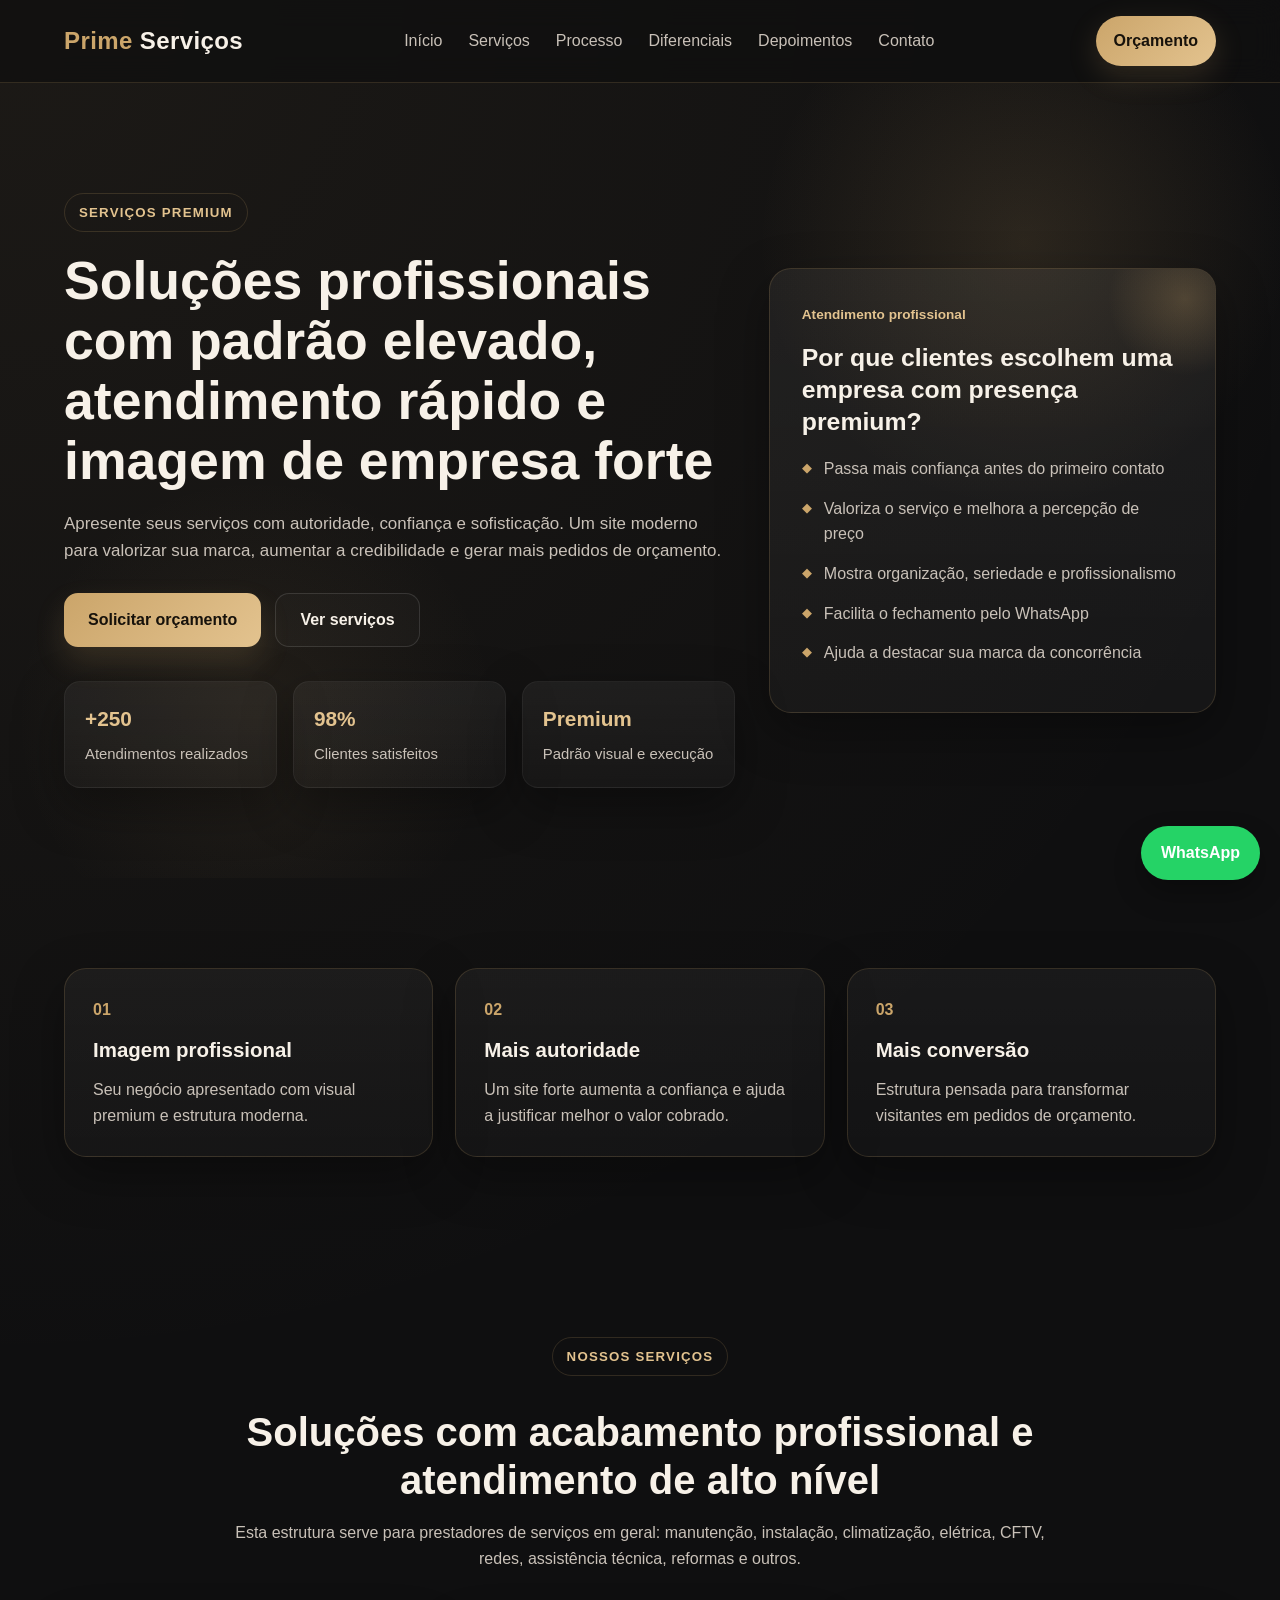
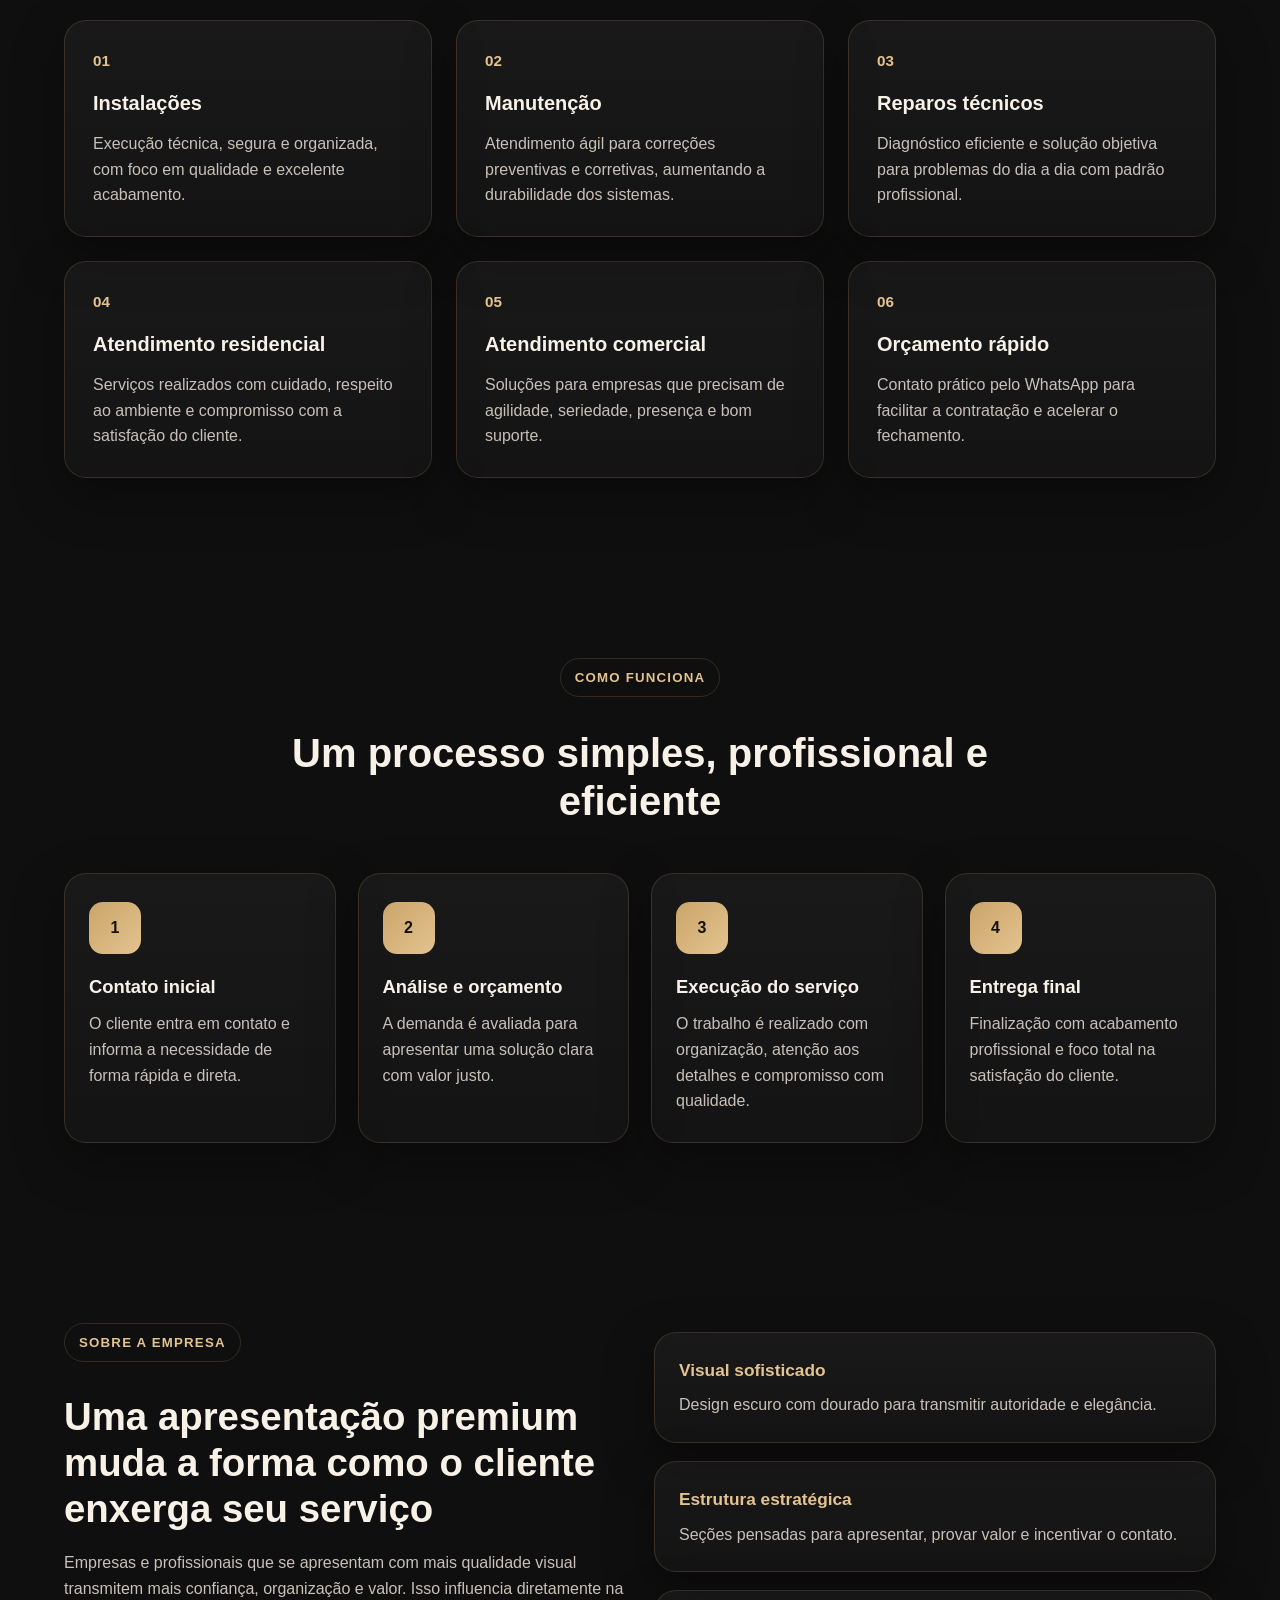
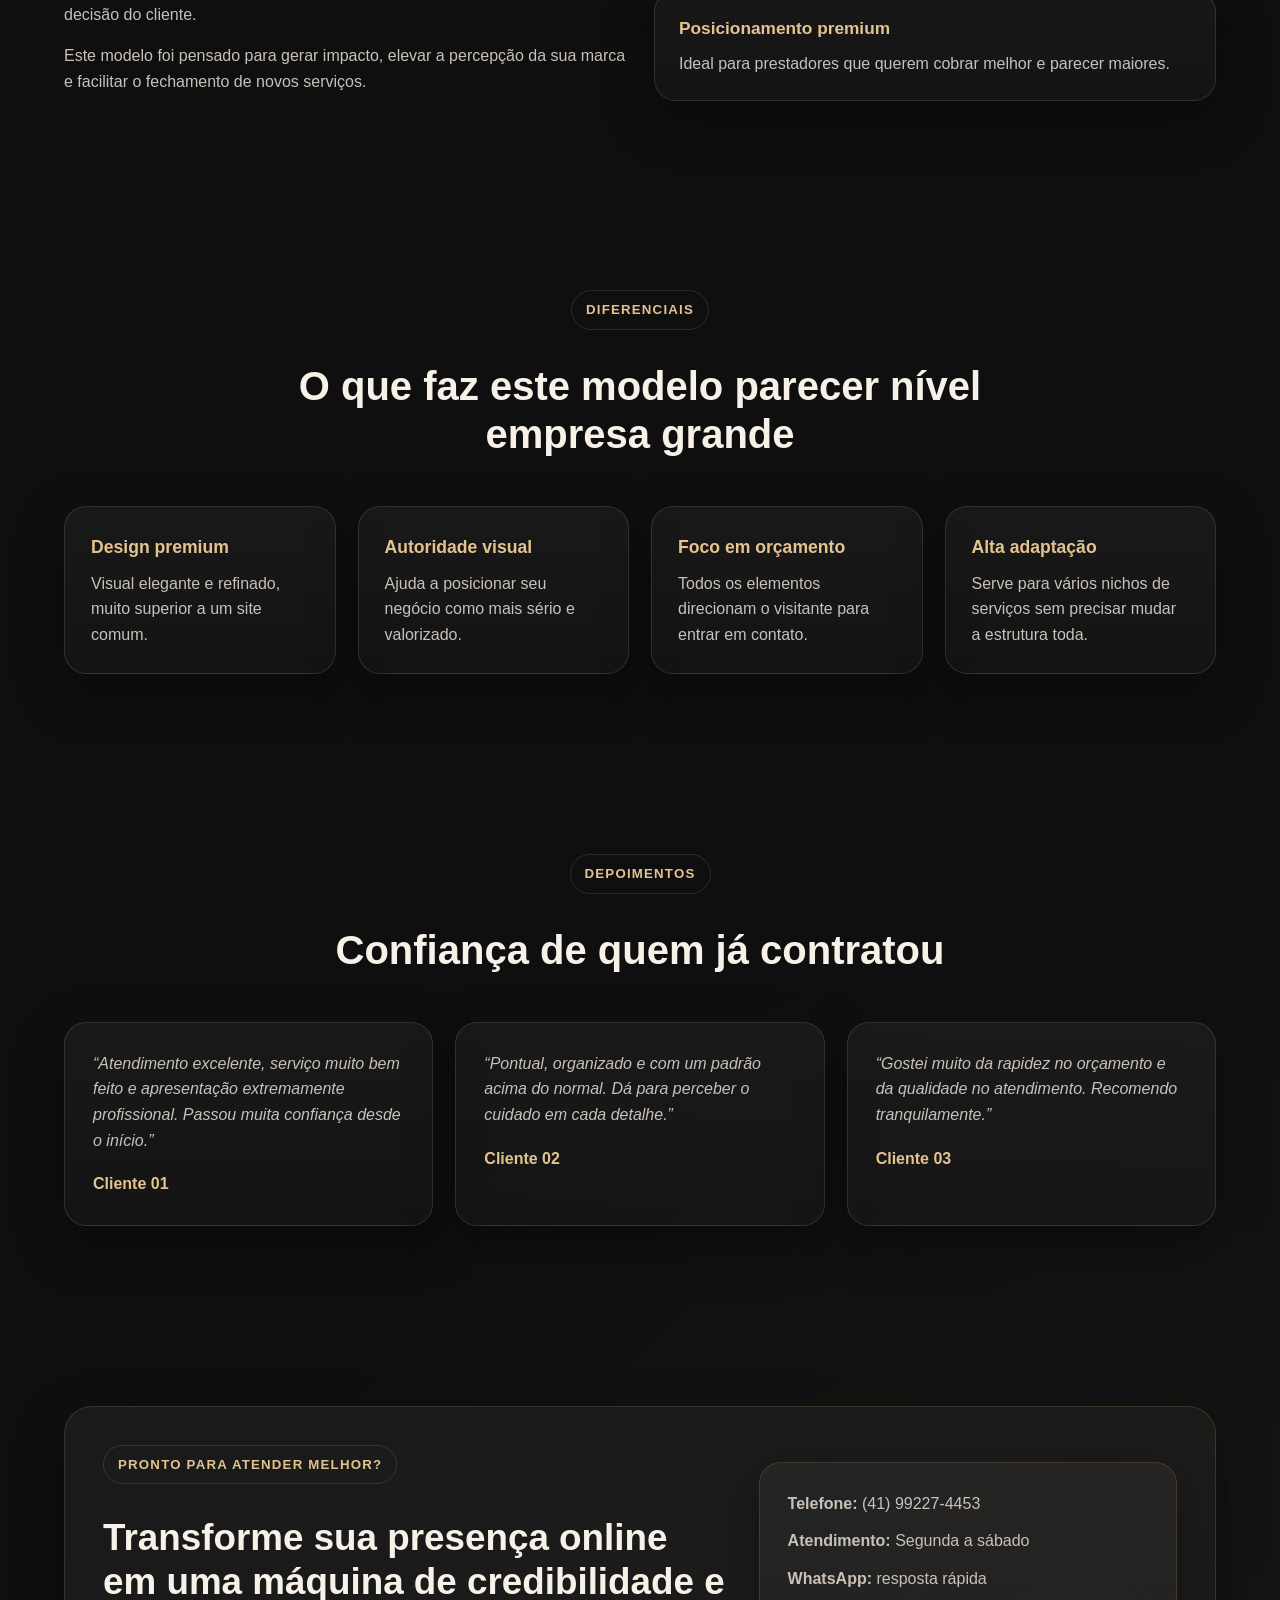
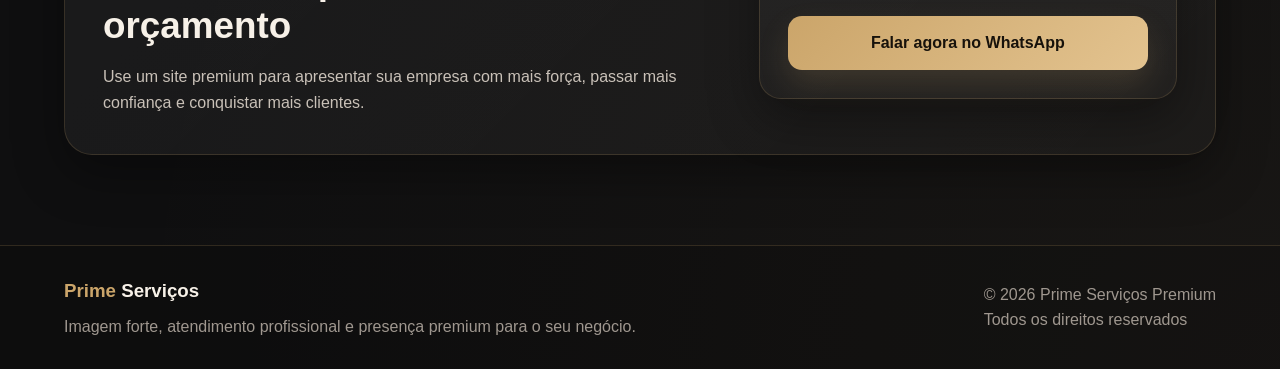
<file: servicos/index.html>
<!DOCTYPE html>
<html lang="pt-BR">
<head>
  <meta charset="UTF-8">
  <meta name="viewport" content="width=device-width, initial-scale=1.0">
  <title>Prime Serviços Premium</title>
  <meta name="description" content="Empresa de serviços premium com atendimento profissional, agilidade, qualidade e confiança. Solicite seu orçamento pelo WhatsApp.">
  <link rel="stylesheet" href="style.css">
</head>
<body>

  <header class="header">
    <div class="container nav">
      <a href="#inicio" class="logo">
        <span>Prime</span> Serviços
      </a>

      <nav>
        <ul class="menu">
          <li><a href="#inicio">Início</a></li>
          <li><a href="#servicos">Serviços</a></li>
          <li><a href="#processo">Processo</a></li>
          <li><a href="#diferenciais">Diferenciais</a></li>
          <li><a href="#depoimentos">Depoimentos</a></li>
          <li><a href="#contato">Contato</a></li>
        </ul>
      </nav>

      <a class="nav-btn" href="https://wa.me/5541992274453?text=Olá,%20quero%20solicitar%20um%20orçamento." target="_blank">
        Orçamento
      </a>
    </div>
  </header>

  <main>
    <section class="hero" id="inicio">
      <div class="hero-bg"></div>
      <div class="container hero-grid">
        <div class="hero-text">
          <span class="section-tag">SERVIÇOS PREMIUM</span>
          <h1>
            Soluções profissionais com padrão elevado, atendimento rápido e imagem de empresa forte
          </h1>
          <p>
            Apresente seus serviços com autoridade, confiança e sofisticação. Um site moderno para valorizar sua marca, aumentar a credibilidade e gerar mais pedidos de orçamento.
          </p>

          <div class="hero-actions">
            <a href="https://wa.me/5541992274453?text=Olá,%20quero%20solicitar%20um%20orçamento." target="_blank" class="btn btn-primary">
              Solicitar orçamento
            </a>
            <a href="#servicos" class="btn btn-outline">
              Ver serviços
            </a>
          </div>

          <div class="hero-metrics">
            <div class="metric-card">
              <strong>+250</strong>
              <span>Atendimentos realizados</span>
            </div>
            <div class="metric-card">
              <strong>98%</strong>
              <span>Clientes satisfeitos</span>
            </div>
            <div class="metric-card">
              <strong>Premium</strong>
              <span>Padrão visual e execução</span>
            </div>
          </div>
        </div>

        <div class="hero-panel">
          <div class="panel-badge">Atendimento profissional</div>
          <h3>Por que clientes escolhem uma empresa com presença premium?</h3>
          <ul>
            <li>Passa mais confiança antes do primeiro contato</li>
            <li>Valoriza o serviço e melhora a percepção de preço</li>
            <li>Mostra organização, seriedade e profissionalismo</li>
            <li>Facilita o fechamento pelo WhatsApp</li>
            <li>Ajuda a destacar sua marca da concorrência</li>
          </ul>
        </div>
      </div>
    </section>

    <section class="stats">
      <div class="container stats-grid">
        <div class="stat-box">
          <span>01</span>
          <strong>Imagem profissional</strong>
          <p>Seu negócio apresentado com visual premium e estrutura moderna.</p>
        </div>
        <div class="stat-box">
          <span>02</span>
          <strong>Mais autoridade</strong>
          <p>Um site forte aumenta a confiança e ajuda a justificar melhor o valor cobrado.</p>
        </div>
        <div class="stat-box">
          <span>03</span>
          <strong>Mais conversão</strong>
          <p>Estrutura pensada para transformar visitantes em pedidos de orçamento.</p>
        </div>
      </div>
    </section>

    <section class="services" id="servicos">
      <div class="container">
        <div class="section-header">
          <span class="section-tag">NOSSOS SERVIÇOS</span>
          <h2>Soluções com acabamento profissional e atendimento de alto nível</h2>
          <p>
            Esta estrutura serve para prestadores de serviços em geral: manutenção, instalação, climatização, elétrica, CFTV, redes, assistência técnica, reformas e outros.
          </p>
        </div>

        <div class="services-grid">
          <article class="service-card">
            <div class="service-top">
              <span class="service-number">01</span>
            </div>
            <h3>Instalações</h3>
            <p>Execução técnica, segura e organizada, com foco em qualidade e excelente acabamento.</p>
          </article>

          <article class="service-card">
            <div class="service-top">
              <span class="service-number">02</span>
            </div>
            <h3>Manutenção</h3>
            <p>Atendimento ágil para correções preventivas e corretivas, aumentando a durabilidade dos sistemas.</p>
          </article>

          <article class="service-card">
            <div class="service-top">
              <span class="service-number">03</span>
            </div>
            <h3>Reparos técnicos</h3>
            <p>Diagnóstico eficiente e solução objetiva para problemas do dia a dia com padrão profissional.</p>
          </article>

          <article class="service-card">
            <div class="service-top">
              <span class="service-number">04</span>
            </div>
            <h3>Atendimento residencial</h3>
            <p>Serviços realizados com cuidado, respeito ao ambiente e compromisso com a satisfação do cliente.</p>
          </article>

          <article class="service-card">
            <div class="service-top">
              <span class="service-number">05</span>
            </div>
            <h3>Atendimento comercial</h3>
            <p>Soluções para empresas que precisam de agilidade, seriedade, presença e bom suporte.</p>
          </article>

          <article class="service-card">
            <div class="service-top">
              <span class="service-number">06</span>
            </div>
            <h3>Orçamento rápido</h3>
            <p>Contato prático pelo WhatsApp para facilitar a contratação e acelerar o fechamento.</p>
          </article>
        </div>
      </div>
    </section>

    <section class="process" id="processo">
      <div class="container">
        <div class="section-header">
          <span class="section-tag">COMO FUNCIONA</span>
          <h2>Um processo simples, profissional e eficiente</h2>
        </div>

        <div class="process-grid">
          <div class="process-card">
            <div class="process-step">1</div>
            <h3>Contato inicial</h3>
            <p>O cliente entra em contato e informa a necessidade de forma rápida e direta.</p>
          </div>

          <div class="process-card">
            <div class="process-step">2</div>
            <h3>Análise e orçamento</h3>
            <p>A demanda é avaliada para apresentar uma solução clara com valor justo.</p>
          </div>

          <div class="process-card">
            <div class="process-step">3</div>
            <h3>Execução do serviço</h3>
            <p>O trabalho é realizado com organização, atenção aos detalhes e compromisso com qualidade.</p>
          </div>

          <div class="process-card">
            <div class="process-step">4</div>
            <h3>Entrega final</h3>
            <p>Finalização com acabamento profissional e foco total na satisfação do cliente.</p>
          </div>
        </div>
      </div>
    </section>

    <section class="about">
      <div class="container about-grid">
        <div class="about-left">
          <span class="section-tag">SOBRE A EMPRESA</span>
          <h2>Uma apresentação premium muda a forma como o cliente enxerga seu serviço</h2>
          <p>
            Empresas e profissionais que se apresentam com mais qualidade visual transmitem mais confiança, organização e valor. Isso influencia diretamente na decisão do cliente.
          </p>
          <p>
            Este modelo foi pensado para gerar impacto, elevar a percepção da sua marca e facilitar o fechamento de novos serviços.
          </p>
        </div>

        <div class="about-right">
          <div class="about-item">
            <strong>Visual sofisticado</strong>
            <p>Design escuro com dourado para transmitir autoridade e elegância.</p>
          </div>
          <div class="about-item">
            <strong>Estrutura estratégica</strong>
            <p>Seções pensadas para apresentar, provar valor e incentivar o contato.</p>
          </div>
          <div class="about-item">
            <strong>Posicionamento premium</strong>
            <p>Ideal para prestadores que querem cobrar melhor e parecer maiores.</p>
          </div>
        </div>
      </div>
    </section>

    <section class="features" id="diferenciais">
      <div class="container">
        <div class="section-header">
          <span class="section-tag">DIFERENCIAIS</span>
          <h2>O que faz este modelo parecer nível empresa grande</h2>
        </div>

        <div class="features-grid">
          <div class="feature-card">
            <h3>Design premium</h3>
            <p>Visual elegante e refinado, muito superior a um site comum.</p>
          </div>

          <div class="feature-card">
            <h3>Autoridade visual</h3>
            <p>Ajuda a posicionar seu negócio como mais sério e valorizado.</p>
          </div>

          <div class="feature-card">
            <h3>Foco em orçamento</h3>
            <p>Todos os elementos direcionam o visitante para entrar em contato.</p>
          </div>

          <div class="feature-card">
            <h3>Alta adaptação</h3>
            <p>Serve para vários nichos de serviços sem precisar mudar a estrutura toda.</p>
          </div>
        </div>
      </div>
    </section>

    <section class="testimonials" id="depoimentos">
      <div class="container">
        <div class="section-header">
          <span class="section-tag">DEPOIMENTOS</span>
          <h2>Confiança de quem já contratou</h2>
        </div>

        <div class="testimonials-grid">
          <div class="testimonial-card">
            <p>
              “Atendimento excelente, serviço muito bem feito e apresentação extremamente profissional. Passou muita confiança desde o início.”
            </p>
            <strong>Cliente 01</strong>
          </div>

          <div class="testimonial-card">
            <p>
              “Pontual, organizado e com um padrão acima do normal. Dá para perceber o cuidado em cada detalhe.”
            </p>
            <strong>Cliente 02</strong>
          </div>

          <div class="testimonial-card">
            <p>
              “Gostei muito da rapidez no orçamento e da qualidade no atendimento. Recomendo tranquilamente.”
            </p>
            <strong>Cliente 03</strong>
          </div>
        </div>
      </div>
    </section>

    <section class="cta" id="contato">
      <div class="container cta-box">
        <div class="cta-text">
          <span class="section-tag">PRONTO PARA ATENDER MELHOR?</span>
          <h2>Transforme sua presença online em uma máquina de credibilidade e orçamento</h2>
          <p>
            Use um site premium para apresentar sua empresa com mais força, passar mais confiança e conquistar mais clientes.
          </p>
        </div>

        <div class="cta-card">
          <p><strong>Telefone:</strong> (41) 99227-4453</p>
          <p><strong>Atendimento:</strong> Segunda a sábado</p>
          <p><strong>WhatsApp:</strong> resposta rápida</p>
          <a href="https://wa.me/5541992274453?text=Olá,%20quero%20solicitar%20um%20orçamento." target="_blank" class="btn btn-primary">
            Falar agora no WhatsApp
          </a>
        </div>
      </div>
    </section>
  </main>

  <footer class="footer">
    <div class="container footer-content">
      <div>
        <h3><span>Prime</span> Serviços</h3>
        <p>Imagem forte, atendimento profissional e presença premium para o seu negócio.</p>
      </div>
      <div>
        <p>© 2026 Prime Serviços Premium</p>
        <p>Todos os direitos reservados</p>
      </div>
    </div>
  </footer>

  <a class="whatsapp-fixed" href="https://wa.me/5541992274453?text=Olá,%20quero%20solicitar%20um%20orçamento." target="_blank">
    WhatsApp
  </a>

</body>
</html>
</file>
<file: servicos/style.css>
:root {
  --bg: #0f0f10;
  --bg-soft: #171718;
  --bg-card: rgba(255, 255, 255, 0.04);
  --bg-card-strong: #181818;
  --text: #f7f1e8;
  --text-soft: #c9c1b8;
  --text-muted: #9f978f;
  --gold: #cba56a;
  --gold-light: #e3c38f;
  --line: rgba(203, 165, 106, 0.18);
  --shadow: 0 18px 50px rgba(0, 0, 0, 0.35);
  --radius: 22px;
  --radius-sm: 16px;
  --transition: 0.35s ease;
}

* {
  margin: 0;
  padding: 0;
  box-sizing: border-box;
}

html {
  scroll-behavior: smooth;
}

body {
  font-family: "Segoe UI", Arial, sans-serif;
  background:
    radial-gradient(circle at top left, rgba(203, 165, 106, 0.07), transparent 26%),
    radial-gradient(circle at bottom right, rgba(203, 165, 106, 0.05), transparent 22%),
    var(--bg);
  color: var(--text);
  line-height: 1.6;
  overflow-x: hidden;
}

a {
  text-decoration: none;
}

.container {
  width: min(1180px, 90%);
  margin: 0 auto;
}

.header {
  position: sticky;
  top: 0;
  z-index: 1000;
  background: rgba(15, 15, 16, 0.74);
  backdrop-filter: blur(14px);
  border-bottom: 1px solid var(--line);
}

.nav {
  min-height: 82px;
  display: flex;
  align-items: center;
  justify-content: space-between;
  gap: 24px;
}

.logo {
  color: var(--text);
  font-size: 1.5rem;
  font-weight: 700;
  letter-spacing: 0.4px;
}

.logo span {
  color: var(--gold);
}

.menu {
  display: flex;
  align-items: center;
  gap: 26px;
  list-style: none;
}

.menu a {
  color: var(--text-soft);
  font-weight: 500;
  transition: var(--transition);
  position: relative;
}

.menu a:hover {
  color: var(--gold-light);
}

.nav-btn {
  padding: 12px 18px;
  border-radius: 999px;
  background: linear-gradient(135deg, var(--gold), var(--gold-light));
  color: #17120b;
  font-weight: 700;
  box-shadow: 0 10px 30px rgba(203, 165, 106, 0.18);
}

.hero {
  position: relative;
  padding: 110px 0 90px;
}

.hero-bg {
  position: absolute;
  inset: 0;
  background:
    radial-gradient(circle at 80% 20%, rgba(203, 165, 106, 0.14), transparent 22%),
    radial-gradient(circle at 20% 80%, rgba(203, 165, 106, 0.08), transparent 20%);
  pointer-events: none;
}

.hero-grid {
  position: relative;
  z-index: 2;
  display: grid;
  grid-template-columns: 1.2fr 0.8fr;
  gap: 34px;
  align-items: center;
}

.section-tag {
  display: inline-flex;
  align-items: center;
  gap: 8px;
  padding: 8px 14px;
  border: 1px solid var(--line);
  border-radius: 999px;
  color: var(--gold-light);
  font-size: 0.83rem;
  letter-spacing: 1.2px;
  font-weight: 700;
  margin-bottom: 18px;
}

.hero-text h1 {
  font-size: 3.35rem;
  line-height: 1.12;
  margin-bottom: 20px;
  max-width: 760px;
}

.hero-text p {
  font-size: 1.06rem;
  color: var(--text-soft);
  max-width: 700px;
  margin-bottom: 28px;
}

.hero-actions {
  display: flex;
  flex-wrap: wrap;
  gap: 14px;
  margin-bottom: 34px;
}

.btn {
  display: inline-flex;
  align-items: center;
  justify-content: center;
  min-height: 54px;
  padding: 0 24px;
  border-radius: 14px;
  font-weight: 700;
  transition: var(--transition);
}

.btn-primary {
  background: linear-gradient(135deg, var(--gold), var(--gold-light));
  color: #17120b;
  box-shadow: 0 14px 30px rgba(203, 165, 106, 0.16);
}

.btn-primary:hover {
  transform: translateY(-2px);
}

.btn-outline {
  border: 1px solid rgba(255, 255, 255, 0.12);
  color: var(--text);
  background: rgba(255, 255, 255, 0.02);
}

.btn-outline:hover {
  border-color: var(--gold);
  color: var(--gold-light);
}

.hero-metrics {
  display: grid;
  grid-template-columns: repeat(3, 1fr);
  gap: 16px;
}

.metric-card {
  background: linear-gradient(180deg, rgba(255,255,255,0.05), rgba(255,255,255,0.025));
  border: 1px solid rgba(255, 255, 255, 0.05);
  border-radius: var(--radius-sm);
  padding: 20px;
  box-shadow: var(--shadow);
}

.metric-card strong {
  display: block;
  color: var(--gold-light);
  font-size: 1.3rem;
  margin-bottom: 6px;
}

.metric-card span {
  color: var(--text-soft);
  font-size: 0.93rem;
}

.hero-panel {
  padding: 32px;
  border-radius: var(--radius);
  background:
    linear-gradient(180deg, rgba(255,255,255,0.06), rgba(255,255,255,0.03));
  border: 1px solid var(--line);
  box-shadow: var(--shadow);
  position: relative;
  overflow: hidden;
}

.hero-panel::before {
  content: "";
  position: absolute;
  width: 180px;
  height: 180px;
  top: -60px;
  right: -60px;
  background: radial-gradient(circle, rgba(203,165,106,0.25), transparent 60%);
}

.panel-badge {
  display: inline-block;
  margin-bottom: 16px;
  color: var(--gold-light);
  font-size: 0.85rem;
  font-weight: 700;
}

.hero-panel h3 {
  font-size: 1.55rem;
  line-height: 1.3;
  margin-bottom: 18px;
}

.hero-panel ul {
  list-style: none;
}

.hero-panel li {
  position: relative;
  padding-left: 22px;
  margin-bottom: 14px;
  color: var(--text-soft);
}

.hero-panel li::before {
  content: "◆";
  position: absolute;
  left: 0;
  color: var(--gold);
  font-size: 0.8rem;
  top: 2px;
}

.stats,
.services,
.process,
.about,
.features,
.testimonials,
.cta {
  padding: 90px 0;
}

.stats-grid {
  display: grid;
  grid-template-columns: repeat(3, 1fr);
  gap: 22px;
}

.stat-box,
.service-card,
.process-card,
.about-item,
.feature-card,
.testimonial-card,
.cta-card {
  background: linear-gradient(180deg, rgba(255,255,255,0.045), rgba(255,255,255,0.025));
  border: 1px solid var(--line);
  border-radius: var(--radius);
  box-shadow: var(--shadow);
}

.stat-box {
  padding: 28px;
}

.stat-box span {
  display: inline-block;
  color: var(--gold);
  font-weight: 700;
  margin-bottom: 12px;
}

.stat-box strong {
  display: block;
  font-size: 1.28rem;
  margin-bottom: 10px;
}

.stat-box p {
  color: var(--text-soft);
}

.section-header {
  max-width: 840px;
  text-align: center;
  margin: 0 auto 48px;
}

.section-header h2 {
  font-size: 2.5rem;
  line-height: 1.2;
  margin: 14px 0 16px;
}

.section-header p {
  color: var(--text-soft);
}

.services-grid {
  display: grid;
  grid-template-columns: repeat(3, 1fr);
  gap: 24px;
}

.service-card {
  padding: 28px;
  transition: var(--transition);
}

.service-card:hover,
.process-card:hover,
.feature-card:hover,
.testimonial-card:hover {
  transform: translateY(-7px);
  border-color: rgba(203, 165, 106, 0.4);
}

.service-top {
  display: flex;
  justify-content: space-between;
  align-items: center;
  margin-bottom: 14px;
}

.service-number {
  color: var(--gold-light);
  font-weight: 700;
  font-size: 0.95rem;
}

.service-card h3 {
  font-size: 1.25rem;
  margin-bottom: 12px;
}

.service-card p {
  color: var(--text-soft);
}

.process-grid {
  display: grid;
  grid-template-columns: repeat(4, 1fr);
  gap: 22px;
}

.process-card {
  padding: 28px 24px;
  text-align: left;
  transition: var(--transition);
}

.process-step {
  width: 52px;
  height: 52px;
  display: grid;
  place-items: center;
  border-radius: 14px;
  background: linear-gradient(135deg, var(--gold), var(--gold-light));
  color: #15110b;
  font-weight: 800;
  margin-bottom: 18px;
}

.process-card h3 {
  margin-bottom: 10px;
  font-size: 1.15rem;
}

.process-card p {
  color: var(--text-soft);
}

.about-grid {
  display: grid;
  grid-template-columns: 1fr 1fr;
  gap: 28px;
  align-items: center;
}

.about-left h2 {
  font-size: 2.4rem;
  line-height: 1.2;
  margin: 14px 0 18px;
}

.about-left p {
  color: var(--text-soft);
  margin-bottom: 16px;
}

.about-right {
  display: grid;
  gap: 18px;
}

.about-item {
  padding: 24px;
}

.about-item strong {
  display: block;
  margin-bottom: 8px;
  color: var(--gold-light);
  font-size: 1.08rem;
}

.about-item p {
  color: var(--text-soft);
}

.features-grid {
  display: grid;
  grid-template-columns: repeat(4, 1fr);
  gap: 22px;
}

.feature-card {
  padding: 26px;
  transition: var(--transition);
}

.feature-card h3 {
  font-size: 1.1rem;
  margin-bottom: 10px;
  color: var(--gold-light);
}

.feature-card p {
  color: var(--text-soft);
}

.testimonials-grid {
  display: grid;
  grid-template-columns: repeat(3, 1fr);
  gap: 22px;
}

.testimonial-card {
  padding: 28px;
  transition: var(--transition);
}

.testimonial-card p {
  color: var(--text-soft);
  margin-bottom: 18px;
  font-style: italic;
}

.testimonial-card strong {
  color: var(--gold-light);
}

.cta-box {
  display: grid;
  grid-template-columns: 1.2fr 0.8fr;
  gap: 28px;
  align-items: center;
  padding: 38px;
  border-radius: 28px;
  border: 1px solid var(--line);
  background:
    linear-gradient(135deg, rgba(255,255,255,0.05), rgba(255,255,255,0.03));
  box-shadow: var(--shadow);
}

.cta-text h2 {
  font-size: 2.3rem;
  line-height: 1.2;
  margin: 14px 0 16px;
}

.cta-text p {
  color: var(--text-soft);
}

.cta-card {
  padding: 28px;
}

.cta-card p {
  color: var(--text-soft);
  margin-bottom: 12px;
}

.cta-card .btn {
  margin-top: 12px;
  width: 100%;
}

.footer {
  border-top: 1px solid var(--line);
  padding: 30px 0;
  background: rgba(0, 0, 0, 0.16);
}

.footer-content {
  display: flex;
  justify-content: space-between;
  gap: 24px;
  align-items: center;
}

.footer h3 {
  margin-bottom: 8px;
}

.footer h3 span {
  color: var(--gold);
}

.footer p {
  color: var(--text-muted);
}

.whatsapp-fixed {
  position: fixed;
  right: 20px;
  bottom: 20px;
  background: #25d366;
  color: white;
  font-weight: 700;
  padding: 14px 20px;
  border-radius: 999px;
  box-shadow: 0 14px 28px rgba(0, 0, 0, 0.28);
  z-index: 999;
}

.whatsapp-fixed:hover {
  transform: translateY(-2px);
}

@media (max-width: 1100px) {
  .hero-grid,
  .about-grid,
  .cta-box,
  .services-grid,
  .testimonials-grid,
  .features-grid,
  .process-grid,
  .stats-grid {
    grid-template-columns: 1fr 1fr;
  }

  .hero-metrics {
    grid-template-columns: 1fr;
  }

  .nav {
    flex-wrap: wrap;
    justify-content: center;
  }
}

@media (max-width: 768px) {
  .menu {
    flex-wrap: wrap;
    justify-content: center;
    gap: 14px;
  }

  .hero,
  .stats,
  .services,
  .process,
  .about,
  .features,
  .testimonials,
  .cta {
    padding: 72px 0;
  }

  .hero-grid,
  .about-grid,
  .cta-box,
  .services-grid,
  .testimonials-grid,
  .features-grid,
  .process-grid,
  .stats-grid {
    grid-template-columns: 1fr;
  }

  .hero-text h1 {
    font-size: 2.35rem;
  }

  .section-header h2,
  .about-left h2,
  .cta-text h2 {
    font-size: 1.9rem;
  }

  .footer-content {
    flex-direction: column;
    align-items: flex-start;
  }

  .nav-btn {
    width: 100%;
    text-align: center;
  }
}

@media (max-width: 480px) {
  .hero-text h1 {
    font-size: 2rem;
  }

  .btn {
    width: 100%;
  }

  .hero-actions {
    flex-direction: column;
  }

  .header {
    position: relative;
  }
}
</file>
